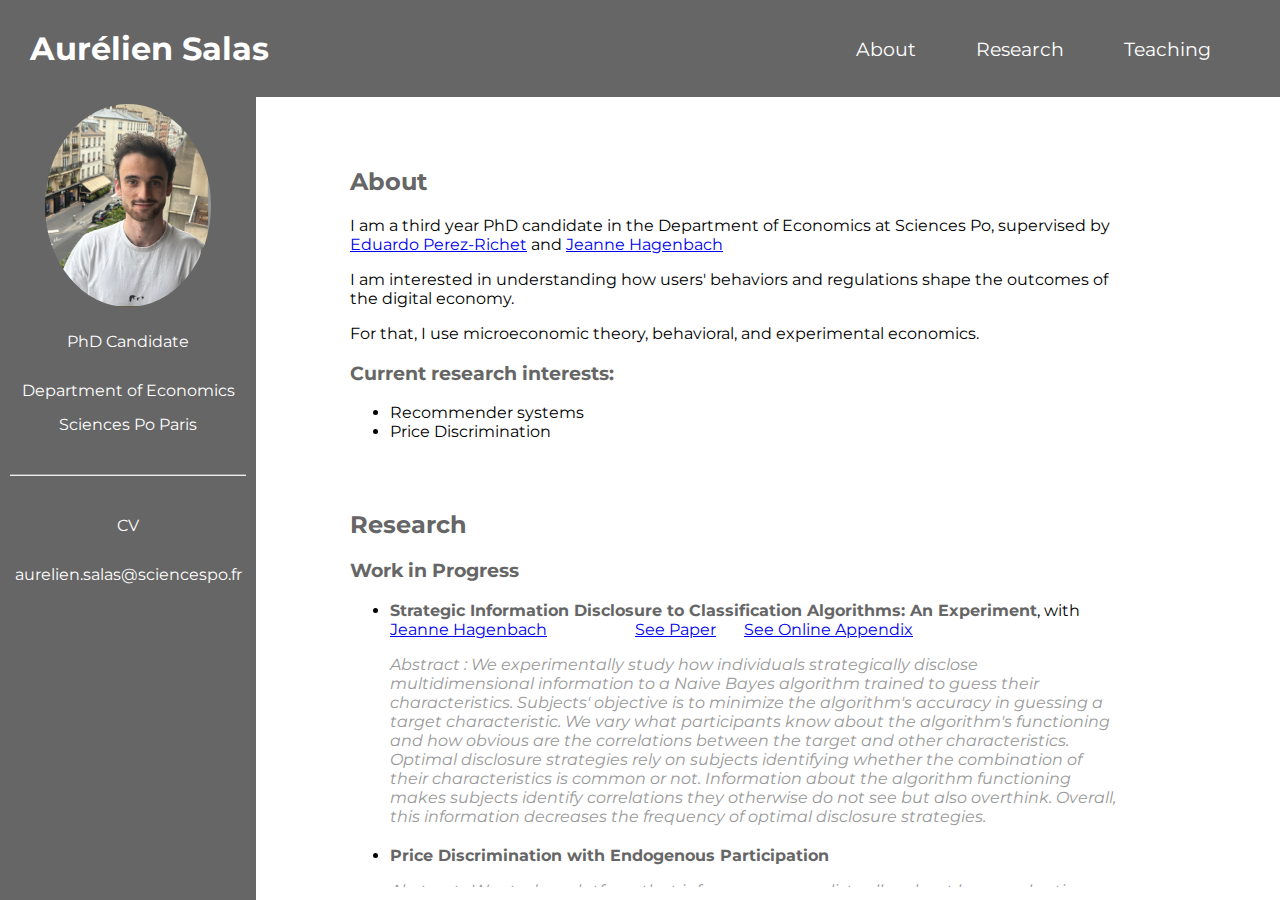
<file: index.html>
<!DOCTYPE html>
<html lang="en">
<head>
    <title>Aurélien Salas - PhD Candidate in Economics | Sciences Po</title>
    <link rel="stylesheet" href="styles.css">
    <link rel="preconnect" href="https://fonts.googleapis.com">
    <link rel="preconnect" href="https://fonts.gstatic.com" crossorigin>
    <link href="https://fonts.googleapis.com/css2?family=Montserrat:wght@100..900&display=swap" rel="stylesheet">
    <meta name="description" content="Aurélien Salas – PhD candidate in Economics at Sciences Po. Specializing in microeconomic theory, experimental economics, and digital platforms." />
    <meta name="author" content="Aurélien Salas"/>
    <link rel="canonical" href="https://aureliensalas.github.io" />
</head>
<body>
    <header class="header">
        <h1>Aurélien Salas</h1>
        <nav>
            <a href="#about">About</a>
            <a href="#research">Research</a>
            <a href="#teaching">Teaching</a>
        </nav>
    </header>
    <div class="content">
        <div class="fixed_abt">
            <img src="Aurelien.png" alt="Aurélien Salas">
            <div class="content-wrapper">
                <p>PhD Candidate</p>
                <a href="https://www.sciencespo.fr/department-economics/" target=”_blank”><p>Department of Economics</p>
                <p>Sciences Po Paris</p></a>
                <hr>
                <p><a href="CV_Salas.pdf" target=”_blank”>CV</a></p>
                <p><a href="mailto:aurelien.salas@sciencespo.fr" class="email">aurelien.salas@sciencespo.fr</a></p>
            </div>
        </div>
        <div class="main-content">
            <div class="about"  id="about">
                <h2>About</h2>
                <p>I am a third year PhD candidate in the Department of Economics at Sciences Po, supervised by <a href="https://edurichet.github.io/" target=”_blank”>Eduardo Perez-Richet</a> and <a href="https://sites.google.com/view/hagenbachjeanne/home" target=”_blank”>Jeanne Hagenbach</a></p>
                <p>I am interested in understanding how users' behaviors and regulations shape the outcomes of the digital economy.</p>
                <p>For that, I use microeconomic theory, behavioral, and experimental economics.</p>
                <h3>Current research interests:</h3>
                <ul>
                    <li>Recommender systems</li>
                    <li>Price Discrimination</li>
                </ul>
            </div>

            <div class="research" id="research">
              <h2>Research</h2>
              <h3>Work in Progress</h3>
              <ul>
                <li><strong>Strategic Information Disclosure to Classification Algorithms: An Experiment</strong>, with <a href="https://sites.google.com/view/hagenbachjeanne/home" target=”_blank”>Jeanne Hagenbach</a>&nbsp &nbsp &nbsp &nbsp &nbsp &nbsp &nbsp &nbsp &nbsp &nbsp &nbsp
                  <a href="Main_ClassAlgorithm.pdf" target="_blank" rel="noopener noreferrer">See Paper</a> &nbsp &nbsp &nbsp
                  <a href="Online_ClassAlgorithm.pdf" target="_blank" rel="noopener noreferrer">See Online Appendix</a>
                <p class = "abstract">Abstract : We experimentally study how individuals strategically disclose multidimensional information to a Naive Bayes algorithm trained to guess their characteristics. Subjects' objective is to minimize the algorithm's accuracy in guessing a target characteristic. We vary what participants know about the algorithm's functioning and how obvious are the correlations between the target and other characteristics. Optimal disclosure strategies rely on subjects identifying whether the combination of their characteristics is common or not. Information about the algorithm functioning makes subjects identify correlations they otherwise do not see but also overthink. Overall, this information decreases the frequency of optimal disclosure strategies.</p>
                <li><strong>Price Discrimination with Endogenous Participation</strong></li>
                <p class = "abstract">Abstract : We study a platform that informs a monopolist seller about buyer valuations. The platform's interests are perfectly aligned with the seller's. Buyers decide whether to enter by comparing their expected surplus on the platform to their random outside option. The platform commits to a segmentation strategy, internalizing the effect of information on buyer participation.    </p>
              </ul>
        </div>

        <div class="teaching" id="teaching">
          <h2>Teaching</h2>
          <ul>
            <li class="list">
              <strong>2023 : Math Camp - Real Analysis</strong>, with Dániel Gyetvai, <a href="https://www.sciencespo.fr/ecole-recherche/en/academics/masters/master-economics/" target=”_blank”>Master in Economics</a> , Sciences Po 
            </li>
            <li class="list">
              <strong>2023 : Microeconomics I</strong>, Pr. <a href="https://edurichet.github.io/" target=”_blank”>Eduardo Perez-Richet</a>, <a href="https://www.sciencespo.fr/ecole-recherche/en/academics/masters/master-economics/" target=”_blank”>Master in Economics</a> , Sciences Po 
            </li>
            <li class="list">
              <strong>2022-2023 : Microeconomics: Information, Design and Institutions</strong>, Pr. <a href="https://sites.google.com/site/emericmlhenry" target=”_blank”>Emeric Henry</a>, Collège Universitatire, Sciences Po
            </li>
            <li class="list">
              <strong> 2021-2022 : Microeconomics I</strong>, Pr. Sidartha Gordon <a href="https://www.sciencespo.fr/ecole-recherche/en/academics/masters/master-economics/" target=”_blank”>Master in Economics</a> , Sciences Po 
            </li>
            <li class="list">
              <strong>2021 : Microeconomics: Information, Design and Institutions</strong>, Pr. <a href="https://sites.google.com/site/jmarcrobin/home" target=”_blank”>Jean-Marc Robin</a>, Collège Universitaire, Sciences Po
            </li>
          </ul>
        </div>
    </div>
</body>
</html>
</file>
<file: styles.css>
body {
    padding-top: 42px; /* Adjust the padding to match the header height */
    margin: 0;
    font-family: "Montserrat", sans-serif;
}

.header {
    height: 97px;
    display: flex;
    flex-direction: row;
    justify-content: space-between;
    align-items: center;
    position: fixed;
    top: 0;
    left: 0;
    right: 0;
    z-index: 100;
    background-color: #666666;
}

.header h1 {
    color: white;
    margin-left: 30px;
    font-size: xx-large;
}

.header h2 {
    color: white;
    margin-left: 30px;
    font-size: xx-large;
}

.header nav {
    margin-right: 69px;
    display: flex;
    gap: 60px; /* Adjust the gap value as needed */
}

.header nav a {
    color: #fff;
    text-decoration: none;
    transition: color 0.2s ease;
    font-size: larger;
}

.header nav a:hover {
    color: #ccc;
}

.content {
    display: flex;
    height: calc(100vh - 55px); /* Subtract the header height */
    overflow: hidden;
}

.fixed_abt {
    margin-top: 42px;
    background-color: #666666;
    color: #fff;
    display: flex;
    flex-direction: column;
    position: fixed;
    align-items: center;
    width: 20%;
    padding: 10px;
    box-sizing: border-box;
    height: 100%; /* Use the entire height of the content */
    overflow: auto;
}

.fixed_abt img {
    border-radius: 50%;
    width: 70%;
    margin: 10px 0; /* Add some space above and below the image */
}

.fixed_abt a {
    color: #fff;
    text-decoration: none;
    transition: color 0.2s ease;
}

.fixed_abt a:hover {
    color: #ccc;
}

.fixed_abt p, .fixed_abt hr {
    width: 100%;
    text-align: center;
    margin: 25px 0; /* Adjust the vertical space between elements */
}

.fixed_abt .content-wrapper {
    display: flex;
    flex-direction: column;
    align-items: center;
    width: 100%;
    overflow: auto;
    flex-grow: 1;
}

.fixed_abt .content-wrapper p {
    margin: 15px 0; /* Adjust the vertical space between paragraphs */
}

.fixed_abt a.email {
    display: block;
    word-break: break-all; /* Ensures long words or email addresses break within the box */
    text-align: center;
}

.main-content {
    margin-left: 25%; /* Make room for the fixed_abt column */
    margin-right: 10%;
    width: 80%; /* Take up the remaining space */
    padding: 30px;
    box-sizing: border-box;
    overflow-y: auto; /* Make this section scrollable */
    margin-top: 75px;
}

.about{
    margin-bottom: 69px;
}

.about h1 {
    margin-top: 0;
}

.abstract {
    margin-bottom: 20px;
    color: #999;
    font-style: italic;
}

.research {
    margin-bottom: 69px;
}

.list {
    margin-bottom: 25px;
}

strong {
    color: #666666; /* A shade of grey instead of pure black */
    font-weight: bold;
}

h1, h2, h3{
    color:#666666
}


/* Hide scrollbar for WebKit browsers */
.main-content::-webkit-scrollbar {
    display: none;
}

/* Hide scrollbar for Firefox */
.main-content {
    scrollbar-width: none; /* For Firefox */
}

/* Hide scrollbar for IE and Edge */
.main-content {
    -ms-overflow-style: none; /* For Internet Explorer and Edge */
}
</file>
